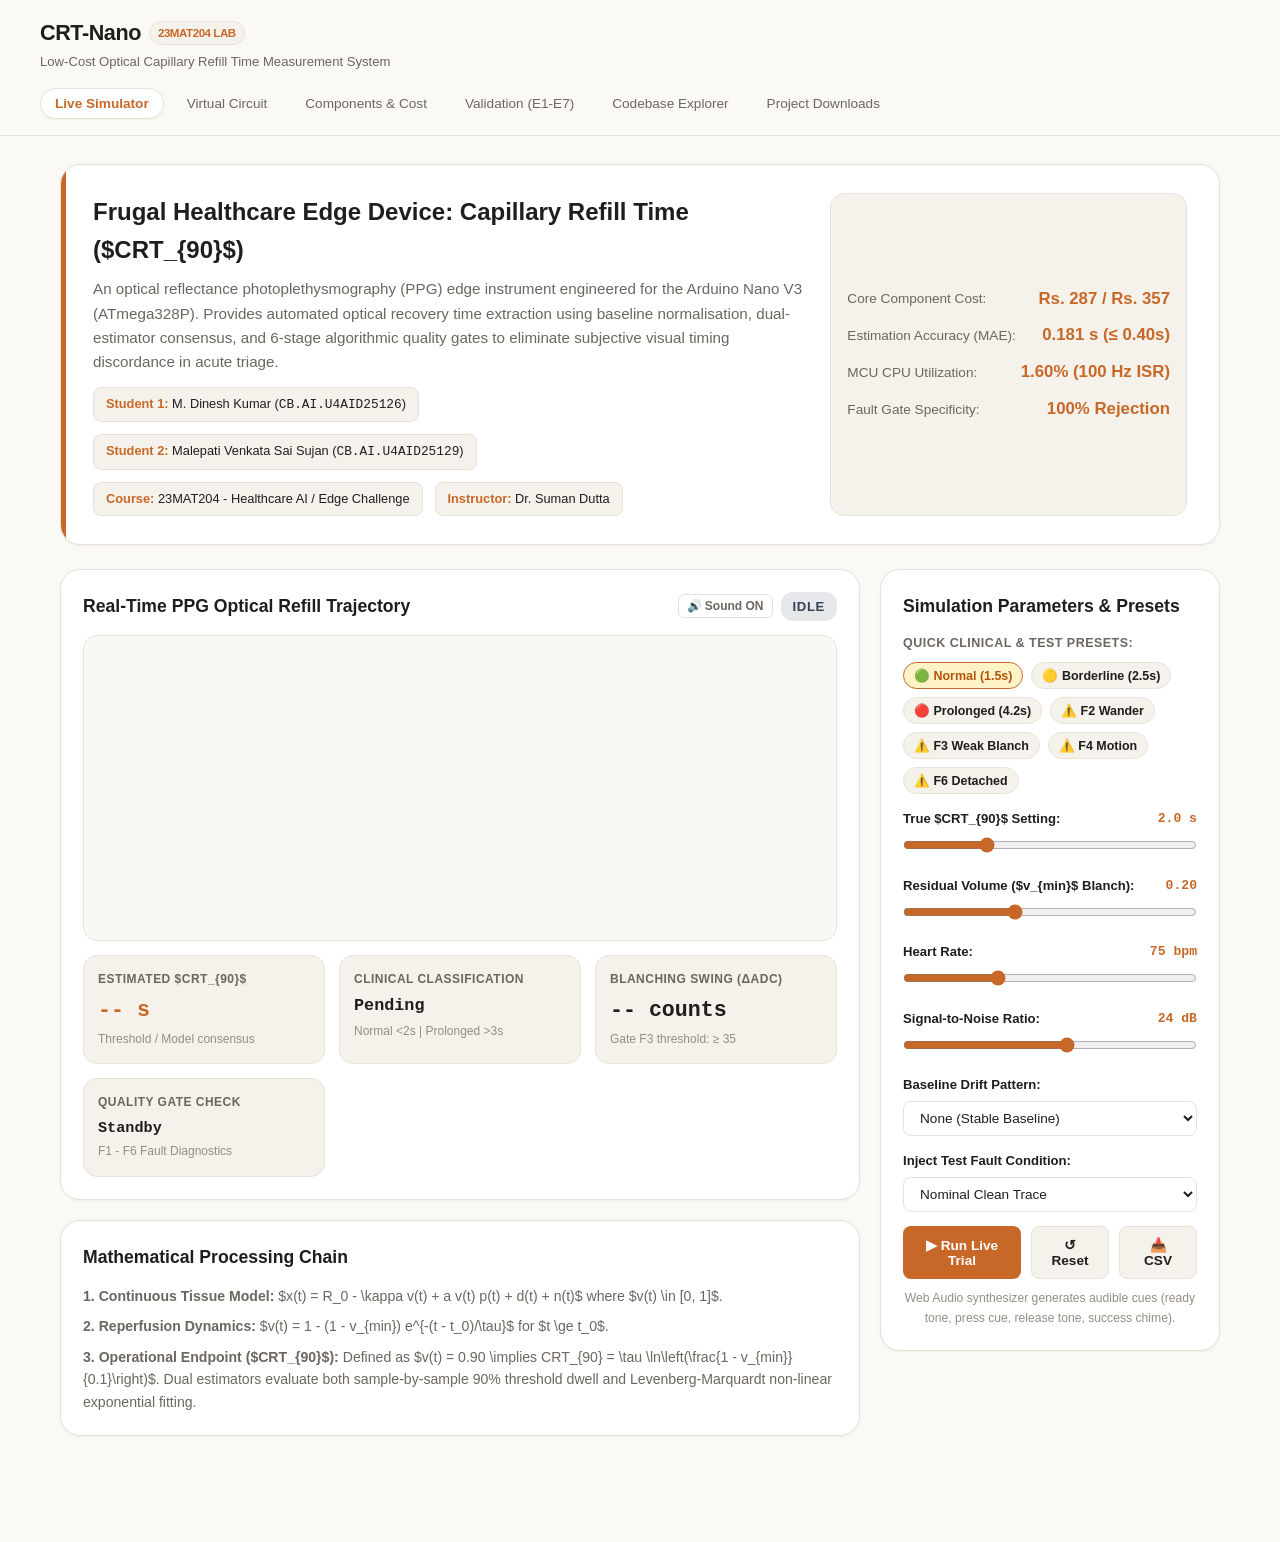
<file: index.html>
<!DOCTYPE html>
<html lang="en">
<head>
  <meta charset="UTF-8">
  <meta name="viewport" content="width=device-width, initial-scale=1.0">
  <title>CRT-Nano: Low-Cost Optical Capillary Refill Time Platform</title>
  <link rel="stylesheet" href="web/style.css">
</head>
<body>

  <!-- Sticky Editorial Navigation Header -->
  <header>
    <div class="header-container">
      <div class="brand-block">
        <h1>CRT-Nano <span class="brand-badge">23MAT204 LAB</span></h1>
        <div class="brand-subtitle">Low-Cost Optical Capillary Refill Time Measurement System</div>
      </div>
      <nav class="nav-pills">
        <button class="active" data-target="tab-simulator">Live Simulator</button>
        <button data-target="tab-circuit">Virtual Circuit</button>
        <button data-target="tab-costs">Components & Cost</button>
        <button data-target="tab-validation">Validation (E1-E7)</button>
        <button data-target="tab-codebase">Codebase Explorer</button>
        <button data-target="tab-downloads">Project Downloads</button>
      </nav>
    </div>
  </header>

  <main>
    <!-- Hero Banner Card -->
    <div class="hero-card">
      <div class="hero-grid">
        <div class="hero-text">
          <h2>Frugal Healthcare Edge Device: Capillary Refill Time ($CRT_{90}$)</h2>
          <p>
            An optical reflectance photoplethysmography (PPG) edge instrument engineered for the Arduino Nano V3 (ATmega328P).
            Provides automated optical recovery time extraction using baseline normalisation, dual-estimator consensus, 
            and 6-stage algorithmic quality gates to eliminate subjective visual timing discordance in acute triage.
          </p>
          <div class="team-chips">
            <div class="chip"><strong>Student 1:</strong> M. Dinesh Kumar (<code>CB.AI.U4AID25126</code>)</div>
            <div class="chip"><strong>Student 2:</strong> Malepati Venkata Sai Sujan (<code>CB.AI.U4AID25129</code>)</div>
            <div class="chip"><strong>Course:</strong> 23MAT204 - Healthcare AI / Edge Challenge</div>
            <div class="chip"><strong>Instructor:</strong> Dr. Suman Dutta</div>
          </div>
        </div>
        <div class="hero-metrics">
          <div class="metric-row">
            <span>Core Component Cost:</span>
            <strong>Rs. 287 / Rs. 357</strong>
          </div>
          <div class="metric-row">
            <span>Estimation Accuracy (MAE):</span>
            <strong>0.181 s (&le; 0.40s)</strong>
          </div>
          <div class="metric-row">
            <span>MCU CPU Utilization:</span>
            <strong>1.60% (100 Hz ISR)</strong>
          </div>
          <div class="metric-row">
            <span>Fault Gate Specificity:</span>
            <strong>100% Rejection</strong>
          </div>
        </div>
      </div>
    </div>

    <!-- TAB 1: LIVE SIMULATOR -->
    <div id="tab-simulator" class="section-panel active">
      <div class="simulator-layout">
        <!-- Left: Live Waveform Canvas & Results -->
        <div>
          <div class="card">
            <div class="card-title">
              <span>Real-Time PPG Optical Refill Trajectory</span>
              <div style="display: flex; align-items: center; gap: 8px;">
                <button id="soundToggleBtn" class="sound-toggle-btn" onclick="toggleSound()">🔊 Sound ON</button>
                <span id="stateBadge" class="state-badge badge-idle">IDLE</span>
              </div>
            </div>
            <div class="canvas-container">
              <canvas id="ppgCanvas"></canvas>
            </div>
            
            <div class="results-grid">
              <div class="result-box">
                <div class="label">Estimated $CRT_{90}$</div>
                <div id="estCRT" class="value" style="color: var(--accent-warm);">-- s</div>
                <div class="subtext">Threshold / Model consensus</div>
              </div>
              <div class="result-box">
                <div class="label">Clinical Classification</div>
                <div id="classTag" class="value" style="font-size: 1.05rem;">Pending</div>
                <div class="subtext">Normal &lt;2s | Prolonged &gt;3s</div>
              </div>
              <div class="result-box">
                <div class="label">Blanching Swing (&Delta;ADC)</div>
                <div id="blanchDelta" class="value">-- counts</div>
                <div class="subtext">Gate F3 threshold: &ge; 35</div>
              </div>
              <div class="result-box">
                <div class="label">Quality Gate Check</div>
                <div id="qualityStatus" class="value" style="font-size: 0.95rem; font-weight: 600;">Standby</div>
                <div class="subtext">F1 - F6 Fault Diagnostics</div>
              </div>
            </div>
          </div>

          <!-- Algorithm Explanation Card -->
          <div class="card">
            <div class="card-title">Mathematical Processing Chain</div>
            <p style="font-size: 0.88rem; color: var(--text-muted); margin-bottom: 8px;">
              <strong>1. Continuous Tissue Model:</strong> $x(t) = R_0 - \kappa v(t) + a v(t) p(t) + d(t) + n(t)$ where $v(t) \in [0, 1]$.
            </p>
            <p style="font-size: 0.88rem; color: var(--text-muted); margin-bottom: 8px;">
              <strong>2. Reperfusion Dynamics:</strong> $v(t) = 1 - (1 - v_{min}) e^{-(t - t_0)/\tau}$ for $t \ge t_0$.
            </p>
            <p style="font-size: 0.88rem; color: var(--text-muted);">
              <strong>3. Operational Endpoint ($CRT_{90}$):</strong> Defined as $v(t) = 0.90 \implies CRT_{90} = \tau \ln\left(\frac{1 - v_{min}}{0.1}\right)$. Dual estimators evaluate both sample-by-sample 90% threshold dwell and Levenberg-Marquardt non-linear exponential fitting.
            </p>
          </div>
        </div>

        <!-- Right: Control Sliders & Artifact Injectors -->
        <div>
          <div class="card">
            <div class="card-title">Simulation Parameters & Presets</div>
            
            <!-- Preset Scenario Chips -->
            <div class="preset-container">
              <div class="preset-label">Quick Clinical & Test Presets:</div>
              <div class="preset-chips">
                <button class="preset-chip active" data-preset="normal" onclick="applyPreset('normal')">🟢 Normal (1.5s)</button>
                <button class="preset-chip" data-preset="borderline" onclick="applyPreset('borderline')">🟡 Borderline (2.5s)</button>
                <button class="preset-chip" data-preset="prolonged" onclick="applyPreset('prolonged')">🔴 Prolonged (4.2s)</button>
                <button class="preset-chip" data-preset="f2_wander" onclick="applyPreset('f2_wander')">⚠️ F2 Wander</button>
                <button class="preset-chip" data-preset="f3_weak" onclick="applyPreset('f3_weak')">⚠️ F3 Weak Blanch</button>
                <button class="preset-chip" data-preset="f4_motion" onclick="applyPreset('f4_motion')">⚠️ F4 Motion</button>
                <button class="preset-chip" data-preset="f6_lift" onclick="applyPreset('f6_lift')">⚠️ F6 Detached</button>
              </div>
            </div>

            <div class="control-group">
              <label>True $CRT_{90}$ Setting: <span id="crtVal" class="val-badge">2.0 s</span></label>
              <input type="range" id="crtSlider" min="0.5" max="6.0" step="0.1" value="2.0">
            </div>

            <div class="control-group">
              <label>Residual Volume ($v_{min}$ Blanch): <span id="vminVal" class="val-badge">0.20</span></label>
              <input type="range" id="vminSlider" min="0.05" max="0.45" step="0.05" value="0.20">
            </div>

            <div class="control-group">
              <label>Heart Rate: <span id="hrVal" class="val-badge">75 bpm</span></label>
              <input type="range" id="hrSlider" min="50" max="130" step="5" value="75">
            </div>

            <div class="control-group">
              <label>Signal-to-Noise Ratio: <span id="snrVal" class="val-badge">24 dB</span></label>
              <input type="range" id="snrSlider" min="10" max="35" step="1" value="24">
            </div>

            <div class="control-group">
              <label>Baseline Drift Pattern:</label>
              <select id="driftSelect">
                <option value="none">None (Stable Baseline)</option>
                <option value="sinusoidal">Slow Sinusoidal (Respiration ~0.25 Hz)</option>
                <option value="linear">Linear Thermal Drift</option>
              </select>
            </div>

            <div class="control-group">
              <label>Inject Test Fault Condition:</label>
              <select id="artifactSelect">
                <option value="none">Nominal Clean Trace</option>
                <option value="unstable_baseline">Unstable Baseline Wander (F2)</option>
                <option value="weak_blanch">Inadequate Blanching Force (F3)</option>
                <option value="motion_recovery">Recovery Motion Artefact (F4)</option>
                <option value="finger_lift">Premature Finger Detachment (F6)</option>
              </select>
            </div>

            <div class="btn-row">
              <button id="btnStart" class="btn btn-primary" style="flex: 2;">▶ Run Live Trial</button>
              <button id="btnReset" class="btn btn-secondary" style="flex: 1;">↺ Reset</button>
              <button id="btnExportCSV" class="btn btn-secondary" onclick="exportSimulationCSV()" title="Export signal trace to CSV" style="flex: 1;">📥 CSV</button>
            </div>
            
            <p style="font-size: 0.76rem; color: var(--text-light); margin-top: 10px; text-align: center;">
              Web Audio synthesizer generates audible cues (ready tone, press cue, release tone, success chime).
            </p>
          </div>
        </div>
      </div>
    </div>

    <!-- TAB 2: VIRTUAL CIRCUIT -->
    <div id="tab-circuit" class="section-panel">
      <div class="card">
        <div class="card-title">
          <span>Virtual Circuit Schematic & Hardware Pinout</span>
          <a href="CRT_Nano_Virtual_Circuit_Diagram.pdf" download class="btn btn-secondary btn-sm">📄 Download 1-Page PDF</a>
        </div>
        <div class="circuit-img-container">
          <img src="circuit/circuit_diagram.png" alt="CRT-Nano Virtual Circuit Schematic">
        </div>
        <div style="margin-top: 18px;">
          <table class="data-table">
            <thead>
              <tr>
                <th>Nano Pin</th>
                <th>Subsystem Connection</th>
                <th>Signal Type</th>
                <th>Functional Description</th>
              </tr>
            </thead>
            <tbody>
              <tr>
                <td><strong>A0</strong></td>
                <td>Pulse Sensor (PPG Module) SIG</td>
                <td>Analog (0–5V)</td>
                <td>Acquires raw reflectance signal modulated by capillary hemoglobin absorption.</td>
              </tr>
              <tr>
                <td><strong>D8</strong></td>
                <td>Piezo Transducer (+) via 330&Omega;</td>
                <td>PWM / Square Wave</td>
                <td>Acoustic user feedback (cue beeps, release prompt, victory fanfare, error buzzer).</td>
              </tr>
              <tr>
                <td><strong>D9</strong></td>
                <td>SG90 Micro Servo PWM (Orange)</td>
                <td>Servo Control (50 Hz)</td>
                <td>Optional motorized press arm actuator with conservative angle travel limits.</td>
              </tr>
              <tr>
                <td><strong>D2</strong></td>
                <td>Tactile Button to GND (Pull-Up)</td>
                <td>Digital Input</td>
                <td>Manual trigger / configuration mode toggle jumper.</td>
              </tr>
              <tr>
                <td><strong>A1</strong></td>
                <td>NTC 10k&Omega; Thermistor Divider</td>
                <td>Analog (0–5V)</td>
                <td>Optional ambient/finger skin temperature context acquisition.</td>
              </tr>
              <tr>
                <td><strong>5V / GND</strong></td>
                <td>Regulated Power Bus</td>
                <td>Power Rail</td>
                <td>Decoupled with 10&mu;F electrolytic + 0.1&mu;F ceramic capacitors to suppress servo inrush noise.</td>
              </tr>
            </tbody>
          </table>
        </div>
      </div>
    </div>

    <!-- TAB 3: COMPONENTS & COST -->
    <div id="tab-costs" class="section-panel">
      <div class="card">
        <div class="card-title">Bill of Materials & Cost Optimization</div>
        <p style="font-size: 0.9rem; color: var(--text-muted); margin-bottom: 14px;">
          Designed under strict frugal healthcare engineering principles. The total bill of materials utilizes only <strong>31.3%</strong> (Manual) 
          or <strong>38.9%</strong> (Servo-assisted) of the allotted kit budget ceiling (<strong>Rs. 360</strong>).
        </p>
        <table class="data-table">
          <thead>
            <tr>
              <th>Kit Item</th>
              <th>Component Name</th>
              <th>Technical Role</th>
              <th>Unit Cost (INR)</th>
              <th>Configuration</th>
            </tr>
          </thead>
          <tbody>
            <tr>
              <td>Kit #2</td>
              <td><strong>Arduino Nano V3 (ATmega328P)</strong></td>
              <td>10-bit ADC sampling, digital filtering, 7-state FSM, serial telemetry</td>
              <td>Rs. 155</td>
              <td>Both</td>
            </tr>
            <tr>
              <td>Kit #3</td>
              <td><strong>Pulse Sensor (PPG Clone Module)</strong></td>
              <td>565nm green LED + photodetector for optical tissue reflectance</td>
              <td>Rs. 75</td>
              <td>Both</td>
            </tr>
            <tr>
              <td>Kit #7</td>
              <td><strong>Piezo Transducer Disc / Buzzer</strong></td>
              <td>Audio tone cues (ready, press prompt, release beep, validation chime)</td>
              <td>Rs. 12</td>
              <td>Both</td>
            </tr>
            <tr>
              <td>Kit #11</td>
              <td><strong>Premium Jumper Wires (Bundle)</strong></td>
              <td>Point-to-point breadboard and direct pin interconnects</td>
              <td>Rs. 35</td>
              <td>Both</td>
            </tr>
            <tr>
              <td>Kit #13</td>
              <td><strong>Resistor Pack (330&Omega;, 10k&Omega;)</strong></td>
              <td>Piezo current limiting and thermistor voltage division</td>
              <td>Rs. 10</td>
              <td>Both</td>
            </tr>
            <tr>
              <td>Kit #6</td>
              <td><strong>SG90 Micro Servo (Optional)</strong></td>
              <td>Optional motorized press arm mechanism for repeatability</td>
              <td>Rs. 70</td>
              <td>Servo Only</td>
            </tr>
          </tbody>
        </table>

        <div style="display: grid; grid-template-columns: 1fr 1fr; gap: 16px; margin-top: 20px;">
          <div class="result-box" style="background: #F0FDF4; border-color: #BBF7D0;">
            <div class="label" style="color: #166534;">Core Manual-Press Configuration</div>
            <div class="value" style="color: #14532D;">Rs. 287.00</div>
            <div class="subtext" style="color: #15803D;">Rs. 155 + 75 + 12 + 35 + 10 = Rs. 287 (31.3% of kit value)</div>
          </div>
          <div class="result-box" style="background: #FFFBEB; border-color: #FDE68A;">
            <div class="label" style="color: #92400E;">Servo-Assisted Research Configuration</div>
            <div class="value" style="color: #78350F;">Rs. 357.00</div>
            <div class="subtext" style="color: #B45309;">Rs. 287 + 70 (Servo) = Rs. 357 (&le; Rs. 360 Budget Ceiling)</div>
          </div>
        </div>
      </div>
    </div>

    <!-- TAB 4: VALIDATION BENCHMARKS -->
    <div id="tab-validation" class="section-panel">
      <div class="card">
        <div class="card-title">Monte-Carlo Simulation Validation Experiments (E1 to E7)</div>
        <p style="font-size: 0.9rem; color: var(--text-muted); margin-bottom: 16px;">
          Conducted extensive automated synthetic evaluations across 108 trials varying $CRT_{90}$ from 0.5s to 6.0s, SNR from 10dB to 30dB, 
          and heart rates from 60 to 120 bpm.
        </p>

        <div class="results-grid" style="margin-bottom: 20px;">
          <div class="result-box">
            <div class="label">MAE Error (E1)</div>
            <div class="value" style="color: #059669;">0.181 s</div>
            <div class="subtext">Target T1 (&le;0.40s): <strong>PASSED</strong></div>
          </div>
          <div class="result-box">
            <div class="label">Estimation Bias (E1)</div>
            <div class="value" style="color: #059669;">+0.153 s</div>
            <div class="subtext">Target T2 (&le;0.20s): <strong>PASSED</strong></div>
          </div>
          <div class="result-box">
            <div class="label">Noise MAE @ 10 dB (E2)</div>
            <div class="value">0.119 s</div>
            <div class="subtext">100% measurement availability</div>
          </div>
          <div class="result-box">
            <div class="label">Fault Rejection (E6)</div>
            <div class="value" style="color: #059669;">100.0%</div>
            <div class="subtext">Zero false negatives on corrupt signals</div>
          </div>
          <div class="result-box">
            <div class="label">MCU CPU Load (E7)</div>
            <div class="value">1.60%</div>
            <div class="subtext">98.4% idle headroom on ATmega328P</div>
          </div>
          <div class="result-box">
            <div class="label">Total Cycle Time (E7)</div>
            <div class="value">12.0 s</div>
            <div class="subtext">Target T5 (&le;40s): <strong>PASSED</strong></div>
          </div>
        </div>

        <div style="display: grid; grid-template-columns: 1fr 1fr; gap: 16px;">
          <div class="circuit-img-container">
            <img src="codebase/results/figures/fig1_sample_trace.png" alt="Figure 1: Sample Trace">
            <div style="font-size: 0.8rem; color: var(--text-muted); margin-top: 6px;">Fig 1: Optical Acquisition & State Transitions</div>
          </div>
          <div class="circuit-img-container">
            <img src="codebase/results/figures/fig2_estimation_accuracy.png" alt="Figure 2: Accuracy">
            <div style="font-size: 0.8rem; color: var(--text-muted); margin-top: 6px;">Fig 2: Linear Correlation & Bland-Altman Agreement</div>
          </div>
          <div class="circuit-img-container">
            <img src="codebase/results/figures/fig3_noise_and_faults.png" alt="Figure 3: Noise Robustness">
            <div style="font-size: 0.8rem; color: var(--text-muted); margin-top: 6px;">Fig 3: SNR Robustness & Fault Rejection Rates</div>
          </div>
          <div class="circuit-img-container">
            <img src="codebase/results/figures/fig4_microcontroller_budget.png" alt="Figure 4: MCU Budget">
            <div style="font-size: 0.8rem; color: var(--text-muted); margin-top: 6px;">Fig 4: ATmega328P Timing & SRAM/Flash Headroom</div>
          </div>
        </div>
      </div>
    </div>

    <!-- TAB 5: CODEBASE EXPLORER -->
    <div id="tab-codebase" class="section-panel">
      <div class="hero-card" style="margin-bottom: 20px;">
        <div style="display: flex; justify-content: space-between; align-items: center; flex-wrap: wrap; gap: 12px;">
          <div>
            <h3 style="margin-bottom: 4px;">Interactive Codebase & Firmware Explorer</h3>
            <p style="font-size: 0.88rem; color: var(--text-muted);">
              Inspect all production Arduino C++ firmware, Python signal processing modules, unit tests, and validation metrics directly in the browser.
            </p>
          </div>
          <div style="display: flex; gap: 8px;">
            <a href="CRT_Nano_Signal_Processing_Codebase.zip" download class="btn btn-primary btn-sm">⬇ Download ZIP (~1.3 MB)</a>
            <a href="CRT_Nano_Signal_Processing_Codebase.pdf" download class="btn btn-secondary btn-sm">📄 Codebase PDF (~1.2 MB)</a>
          </div>
        </div>
      </div>

      <div class="code-explorer">
        <div class="code-tabs-header">
          <div id="codeTabsNav" class="code-tabs-nav"></div>
          <div style="display: flex; align-items: center; gap: 10px;">
            <span id="codeDisplayLines" class="code-meta-badge">0 lines</span>
            <button id="btnCopyCode" class="copy-btn" style="padding: 4px 10px; font-size: 0.78rem;">📋 Copy Source</button>
          </div>
        </div>
        <div style="padding: 8px 16px; background: #252526; border-bottom: 1px solid #333; display: flex; justify-content: space-between; align-items: center;">
          <strong id="codeDisplayTitle" style="color: #F59E0B; font-size: 0.82rem; font-family: monospace;">File</strong>
          <span id="codeDisplayDesc" style="color: #9CA3AF; font-size: 0.76rem;">Description</span>
        </div>
        <div class="code-view-container">
          <pre><code id="codeDisplayPre">// Loading source code...</code></pre>
        </div>
      </div>
    </div>

    <!-- TAB 6: PROJECT DOWNLOADS -->
    <div id="tab-downloads" class="section-panel">
      <div class="card">
        <div class="card-title">Project Engineering Deliverables & Downloads</div>
        <p style="font-size: 0.9rem; color: var(--text-muted); margin-bottom: 16px;">
          All project code, virtual circuit schematics, verification datasets, and engineering reports:
        </p>
        
        <div class="download-grid">
          <!-- Card 1: Codebase ZIP -->
          <div class="download-card">
            <div>
              <div class="download-card-header">
                <div class="download-icon">📦</div>
                <div>
                  <div class="download-title">Complete Codebase ZIP</div>
                  <div class="download-meta">CRT_Nano_Signal_Processing_Codebase.zip &bull; ~1.3 MB</div>
                </div>
              </div>
              <div class="download-desc">
                Production Arduino C++ firmware, complete Python simulation suite, 18 automated unit tests, 100 Hz CSV traces, and JSON benchmark metrics.
              </div>
            </div>
            <div class="download-action">
              <a href="CRT_Nano_Signal_Processing_Codebase.zip" download class="btn btn-primary btn-sm" style="width: 100%; text-align: center;">⬇ Download Codebase ZIP</a>
            </div>
          </div>

          <!-- Card 2: Codebase PDF -->
          <div class="download-card">
            <div>
              <div class="download-card-header">
                <div class="download-icon">📄</div>
                <div>
                  <div class="download-title">Codebase Specification PDF</div>
                  <div class="download-meta">CRT_Nano_Signal_Processing_Codebase.pdf &bull; ~1.2 MB</div>
                </div>
              </div>
              <div class="download-desc">
                Comprehensive 19-page engineering specification document containing full source code, firmware architecture, unit test execution logs, and validation figures.
              </div>
            </div>
            <div class="download-action">
              <a href="CRT_Nano_Signal_Processing_Codebase.pdf" download class="btn btn-secondary btn-sm" style="width: 100%; text-align: center;">📄 Download Codebase PDF</a>
            </div>
          </div>

          <!-- Card 3: Virtual Circuit Diagram PDF -->
          <div class="download-card">
            <div>
              <div class="download-card-header">
                <div class="download-icon">⚡</div>
                <div>
                  <div class="download-title">Virtual Circuit Schematic</div>
                  <div class="download-meta">CRT_Nano_Virtual_Circuit_Diagram.pdf &bull; ~74 KB</div>
                </div>
              </div>
              <div class="download-desc">
                Publication-grade vector schematic PDF: Complete Arduino Nano pinout, PPG optical sensor, piezo buzzer, and SG90 servo.
              </div>
            </div>
            <div class="download-action">
              <a href="CRT_Nano_Virtual_Circuit_Diagram.pdf" download class="btn btn-secondary btn-sm" style="width: 100%; text-align: center;">⬇ Download Schematic PDF</a>
            </div>
          </div>

          <!-- Card 4: Technical Project Report -->
          <div class="download-card">
            <div>
              <div class="download-card-header">
                <div class="download-icon">📖</div>
                <div>
                  <div class="download-title">Technical Project Report</div>
                  <div class="download-meta">PROJECT_REPORT_CRT_NANO.md &bull; ~11 KB</div>
                </div>
              </div>
              <div class="download-desc">
                Full 17-section engineering and clinical feasibility report detailing mathematical models, physiology, and experimental results.
              </div>
            </div>
            <div class="download-action">
              <a href="PROJECT_REPORT_CRT_NANO.md" download class="btn btn-secondary btn-sm" style="width: 100%; text-align: center;">⬇ Download Report (MD)</a>
            </div>
          </div>
        </div>

      </div>
    </div>

  </main>

  <script src="web/codebase_data.js"></script>
  <script src="web/app.js"></script>
</body>
</html>
</file>
<file: web/style.css>
/* 
  CRT-Nano Project: Web Application Stylesheet
  Theme: Warm Alabaster, Sand, Cream, and Terracotta (Strictly NO BLUE)
  Authors: M. Dinesh Kumar (25126) & Malepati Venkata Sai Sujan (25129)
*/

:root {
  --bg-primary: #FBF9F5;
  --bg-card: #FFFFFF;
  --bg-subtle: #F5F2EB;
  --bg-secondary: #EFECE6;
  --border-color: #E7E2D8;
  --border-focus: #D0C8B8;
  
  --text-main: #1F1E1D;
  --text-muted: #6B665F;
  --text-light: #948E84;
  
  --accent-warm: #C86828;      /* Terracotta */
  --accent-amber: #D97706;     /* Amber */
  --accent-hover: #B45309;
  --accent-cream: #FEF3C7;
  
  --status-valid-bg: #ECFDF5;
  --status-valid-text: #065F46;
  --status-valid-border: #A7F3D0;
  
  --status-warn-bg: #FFFBEB;
  --status-warn-text: #92400E;
  --status-warn-border: #FDE68A;
  
  --status-err-bg: #FEF2F2;
  --status-err-text: #991B1B;
  --status-err-border: #FECACA;

  --shadow-sm: 0 1px 3px rgba(35, 25, 15, 0.05);
  --shadow-md: 0 4px 14px rgba(35, 25, 15, 0.06);
  --shadow-lg: 0 10px 28px rgba(35, 25, 15, 0.08);
  --radius-sm: 8px;
  --radius-md: 14px;
  --radius-lg: 20px;
}

* {
  box-sizing: border-box;
  margin: 0;
  padding: 0;
}

body {
  font-family: -apple-system, BlinkMacSystemFont, "Segoe UI", Roboto, Helvetica, Arial, sans-serif;
  background-color: var(--bg-primary);
  color: var(--text-main);
  line-height: 1.6;
  padding-bottom: 60px;
  -webkit-font-smoothing: antialiased;
}

/* Header & Navigation */
header {
  background-color: rgba(251, 249, 245, 0.92);
  backdrop-filter: blur(12px);
  border-bottom: 1px solid var(--border-color);
  position: sticky;
  top: 0;
  z-index: 100;
  padding: 16px 24px;
}

.header-container {
  max-width: 1200px;
  margin: 0 auto;
  display: flex;
  justify-content: space-between;
  align-items: center;
  flex-wrap: wrap;
  gap: 16px;
}

.brand-block h1 {
  font-size: 1.35rem;
  font-weight: 700;
  letter-spacing: -0.02em;
  color: var(--text-main);
  display: flex;
  align-items: center;
  gap: 8px;
}

.brand-badge {
  background: var(--bg-subtle);
  border: 1px solid var(--border-color);
  font-size: 0.72rem;
  padding: 2px 8px;
  border-radius: 12px;
  font-weight: 600;
  color: var(--accent-warm);
}

.brand-subtitle {
  font-size: 0.82rem;
  color: var(--text-muted);
}

nav.nav-pills {
  display: flex;
  gap: 8px;
  flex-wrap: wrap;
}

nav.nav-pills button {
  background: transparent;
  border: 1px solid transparent;
  padding: 7px 14px;
  border-radius: 20px;
  font-size: 0.85rem;
  font-weight: 500;
  color: var(--text-muted);
  cursor: pointer;
  transition: all 0.2s ease;
}

nav.nav-pills button:hover {
  background: var(--bg-subtle);
  color: var(--text-main);
}

nav.nav-pills button.active {
  background: var(--bg-card);
  color: var(--accent-warm);
  border-color: var(--border-color);
  box-shadow: var(--shadow-sm);
  font-weight: 600;
}

/* Main Container */
main {
  max-width: 1200px;
  margin: 28px auto;
  padding: 0 20px;
}

.section-panel {
  display: none;
}

.section-panel.active {
  display: block;
  animation: fadeIn 0.3s ease-in-out;
}

@keyframes fadeIn {
  from { opacity: 0; transform: translateY(6px); }
  to { opacity: 1; transform: translateY(0); }
}

/* Banner / Overview Card */
.hero-card {
  background: var(--bg-card);
  border: 1px solid var(--border-color);
  border-radius: var(--radius-lg);
  padding: 28px 32px;
  box-shadow: var(--shadow-sm);
  margin-bottom: 24px;
  position: relative;
  overflow: hidden;
}

.hero-card::before {
  content: "";
  position: absolute;
  top: 0;
  left: 0;
  width: 5px;
  height: 100%;
  background: var(--accent-warm);
}

.hero-grid {
  display: grid;
  grid-template-columns: 2fr 1fr;
  gap: 24px;
}

@media (max-width: 860px) {
  .hero-grid { grid-template-columns: 1fr; }
}

.hero-text h2 {
  font-size: 1.5rem;
  font-weight: 700;
  color: var(--text-main);
  margin-bottom: 8px;
}

.hero-text p {
  color: var(--text-muted);
  font-size: 0.95rem;
  margin-bottom: 12px;
}

.team-chips {
  display: flex;
  gap: 12px;
  flex-wrap: wrap;
}

.chip {
  background: var(--bg-subtle);
  border: 1px solid var(--border-color);
  border-radius: 8px;
  padding: 6px 12px;
  font-size: 0.8rem;
  color: var(--text-main);
}

.chip strong {
  color: var(--accent-warm);
}

.hero-metrics {
  background: var(--bg-subtle);
  border: 1px solid var(--border-color);
  border-radius: var(--radius-md);
  padding: 16px;
  display: flex;
  flex-direction: column;
  justify-content: center;
  gap: 10px;
}

.metric-row {
  display: flex;
  justify-content: space-between;
  align-items: center;
  font-size: 0.85rem;
}

.metric-row span {
  color: var(--text-muted);
}

.metric-row strong {
  font-size: 1.05rem;
  color: var(--accent-warm);
}

/* Simulator Grid */
.simulator-layout {
  display: grid;
  grid-template-columns: 1fr 340px;
  gap: 20px;
  margin-top: 20px;
}

@media (max-width: 960px) {
  .simulator-layout { grid-template-columns: 1fr; }
}

.card {
  background: var(--bg-card);
  border: 1px solid var(--border-color);
  border-radius: var(--radius-lg);
  padding: 22px;
  box-shadow: var(--shadow-sm);
  margin-bottom: 20px;
}

.card-title {
  font-size: 1.1rem;
  font-weight: 700;
  color: var(--text-main);
  margin-bottom: 14px;
  display: flex;
  align-items: center;
  justify-content: space-between;
}

.canvas-container {
  background: #FAF8F5;
  border: 1px solid var(--border-color);
  border-radius: var(--radius-md);
  padding: 12px;
  position: relative;
}

canvas#ppgCanvas {
  width: 100%;
  height: 280px;
  display: block;
}

.state-indicator-bar {
  display: flex;
  align-items: center;
  justify-content: space-between;
  margin-top: 14px;
  padding: 10px 16px;
  background: var(--bg-subtle);
  border-radius: var(--radius-sm);
  border: 1px solid var(--border-color);
}

.state-badge {
  font-size: 0.82rem;
  font-weight: 700;
  padding: 4px 12px;
  border-radius: 12px;
  letter-spacing: 0.05em;
  text-transform: uppercase;
}

.badge-idle { background: #E5E7EB; color: #374151; }
.badge-baseline { background: #FEF3C7; color: #92400E; }
.badge-press { background: #FEE2E2; color: #991B1B; }
.badge-release { background: #FFEDD5; color: #9A3412; border: 1px solid #FDBA74; }
.badge-recovery { background: #FEF08A; color: #854D0E; }
.badge-report { background: var(--status-valid-bg); color: var(--status-valid-text); border: 1px solid var(--status-valid-border); }
.badge-invalid { background: var(--status-err-bg); color: var(--status-err-text); border: 1px solid var(--status-err-border); }

/* Controls Column */
.control-group {
  margin-bottom: 14px;
}

.control-group label {
  display: flex;
  justify-content: space-between;
  font-size: 0.82rem;
  font-weight: 600;
  color: var(--text-main);
  margin-bottom: 6px;
}

.control-group label span.val-badge {
  color: var(--accent-warm);
  font-family: monospace;
  font-weight: 700;
}

input[type="range"] {
  width: 100%;
  accent-color: var(--accent-warm);
  cursor: pointer;
}

select {
  width: 100%;
  padding: 8px 12px;
  background: var(--bg-card);
  border: 1px solid var(--border-color);
  border-radius: var(--radius-sm);
  font-size: 0.85rem;
  color: var(--text-main);
  outline: none;
}

.btn-row {
  display: flex;
  gap: 10px;
  margin-top: 14px;
}

.btn {
  padding: 10px 18px;
  border-radius: var(--radius-sm);
  font-size: 0.85rem;
  font-weight: 600;
  cursor: pointer;
  transition: all 0.2s ease;
  display: inline-flex;
  align-items: center;
  justify-content: center;
  gap: 6px;
  border: 1px solid transparent;
}

.btn-primary {
  background: var(--accent-warm);
  color: white;
}

.btn-primary:hover {
  background: var(--accent-hover);
}

.btn-secondary {
  background: var(--bg-subtle);
  border-color: var(--border-color);
  color: var(--text-main);
}

.btn-secondary:hover {
  background: var(--border-color);
}

.btn-sm {
  padding: 6px 12px;
  font-size: 0.78rem;
}

/* Results & Diagnostics Panel */
.results-grid {
  display: grid;
  grid-template-columns: repeat(auto-fit, minmax(180px, 1fr));
  gap: 14px;
  margin-top: 14px;
}

.result-box {
  background: var(--bg-subtle);
  border: 1px solid var(--border-color);
  border-radius: var(--radius-md);
  padding: 14px;
}

.result-box .label {
  font-size: 0.75rem;
  color: var(--text-muted);
  text-transform: uppercase;
  letter-spacing: 0.04em;
  font-weight: 600;
}

.result-box .value {
  font-size: 1.35rem;
  font-weight: 700;
  color: var(--text-main);
  margin-top: 4px;
  font-family: monospace;
}

.result-box .subtext {
  font-size: 0.75rem;
  color: var(--text-light);
  margin-top: 2px;
}

/* Form Questions Copy Cards */
.form-card {
  background: var(--bg-card);
  border: 1px solid var(--border-color);
  border-radius: var(--radius-lg);
  padding: 24px;
  margin-bottom: 20px;
  box-shadow: var(--shadow-sm);
  position: relative;
}

.form-header {
  display: flex;
  justify-content: space-between;
  align-items: flex-start;
  margin-bottom: 12px;
}

.form-num-tag {
  background: var(--bg-subtle);
  border: 1px solid var(--border-color);
  font-size: 0.78rem;
  font-weight: 700;
  color: var(--accent-warm);
  padding: 3px 10px;
  border-radius: 12px;
  text-transform: uppercase;
}

.form-title {
  font-size: 1.15rem;
  font-weight: 700;
  color: var(--text-main);
  margin-top: 4px;
}

.form-field-box {
  background: #FAF8F5;
  border: 1px solid var(--border-color);
  border-radius: var(--radius-md);
  padding: 16px;
  margin: 12px 0;
  font-size: 0.9rem;
  color: var(--text-main);
  line-height: 1.65;
  white-space: pre-wrap;
  font-family: inherit;
  max-height: 320px;
  overflow-y: auto;
}

.copy-btn {
  background: var(--bg-card);
  border: 1px solid var(--border-color);
  padding: 7px 14px;
  border-radius: var(--radius-sm);
  font-size: 0.8rem;
  font-weight: 600;
  color: var(--accent-warm);
  cursor: pointer;
  transition: all 0.2s ease;
}

.copy-btn:hover {
  background: var(--accent-warm);
  color: white;
}

.copy-btn.copied {
  background: var(--status-valid-bg);
  color: var(--status-valid-text);
  border-color: var(--status-valid-border);
}

/* Tables */
table.data-table {
  width: 100%;
  border-collapse: collapse;
  font-size: 0.85rem;
  margin-top: 10px;
}

table.data-table th, table.data-table td {
  padding: 10px 14px;
  text-align: left;
  border-bottom: 1px solid var(--border-color);
}

table.data-table th {
  background: var(--bg-subtle);
  font-weight: 600;
  color: var(--text-main);
}

table.data-table tr:hover td {
  background: #FAF8F5;
}

/* Circuit Preview */
.circuit-img-container {
  background: white;
  border: 1px solid var(--border-color);
  border-radius: var(--radius-md);
  padding: 10px;
  text-align: center;
}

.circuit-img-container img {
  max-width: 100%;
  height: auto;
  border-radius: var(--radius-sm);
}

/* ==========================================================================
   NEW ENHANCEMENTS: Codebase Explorer, Presets, Form Upload Troubleshooting
   ========================================================================== */

/* Troubleshooting Alert Box */
.troubleshoot-banner {
  background: linear-gradient(135deg, #FFFBEB 0%, #FEF3C7 100%);
  border: 1.5px solid #F59E0B;
  border-radius: var(--radius-md);
  padding: 18px 20px;
  margin-bottom: 24px;
  box-shadow: 0 4px 12px rgba(217, 119, 6, 0.08);
}

.troubleshoot-header {
  display: flex;
  align-items: center;
  gap: 10px;
  margin-bottom: 8px;
}

.troubleshoot-badge {
  background: #D97706;
  color: white;
  font-size: 0.72rem;
  font-weight: 700;
  text-transform: uppercase;
  letter-spacing: 0.05em;
  padding: 3px 8px;
  border-radius: 6px;
}

.troubleshoot-title {
  font-size: 1.05rem;
  font-weight: 700;
  color: #92400E;
}

.troubleshoot-body {
  font-size: 0.88rem;
  color: #78350F;
  line-height: 1.55;
}

.troubleshoot-body ol {
  margin-left: 20px;
  margin-top: 8px;
}

.troubleshoot-body li {
  margin-bottom: 5px;
}

.troubleshoot-actions {
  display: flex;
  flex-wrap: wrap;
  gap: 10px;
  margin-top: 14px;
}

/* Simulator Preset Chips */
.preset-container {
  margin-top: 14px;
  margin-bottom: 14px;
}

.preset-label {
  font-size: 0.78rem;
  font-weight: 600;
  color: var(--text-muted);
  text-transform: uppercase;
  letter-spacing: 0.04em;
  margin-bottom: 8px;
}

.preset-chips {
  display: flex;
  flex-wrap: wrap;
  gap: 8px;
}

.preset-chip {
  background: var(--bg-subtle);
  border: 1px solid var(--border-color);
  color: var(--text-main);
  font-size: 0.78rem;
  font-weight: 600;
  padding: 5px 10px;
  border-radius: 20px;
  cursor: pointer;
  transition: all 0.15s ease;
}

.preset-chip:hover {
  background: var(--bg-secondary);
  border-color: var(--accent-warm);
  color: var(--accent-warm);
  transform: translateY(-1px);
}

.preset-chip.active {
  background: var(--accent-cream);
  border-color: var(--accent-warm);
  color: var(--accent-hover);
}

/* Sound Toggle Button */
.sound-toggle-btn {
  background: transparent;
  border: 1px solid var(--border-color);
  color: var(--text-muted);
  font-size: 0.75rem;
  font-weight: 600;
  padding: 4px 8px;
  border-radius: 6px;
  cursor: pointer;
  display: inline-flex;
  align-items: center;
  gap: 4px;
  transition: all 0.2s ease;
}

.sound-toggle-btn:hover {
  background: var(--bg-subtle);
  color: var(--text-main);
}

.sound-toggle-btn.muted {
  color: #DC2626;
  border-color: #FCA5A5;
  background: #FEF2F2;
}

/* Codebase Explorer */
.code-explorer {
  background: var(--bg-card);
  border: 1px solid var(--border-color);
  border-radius: var(--radius-md);
  overflow: hidden;
  box-shadow: var(--shadow-sm);
}

.code-tabs-header {
  background: var(--bg-subtle);
  border-bottom: 1px solid var(--border-color);
  display: flex;
  align-items: center;
  justify-content: space-between;
  padding: 8px 12px;
  flex-wrap: wrap;
  gap: 8px;
}

.code-tabs-nav {
  display: flex;
  flex-wrap: wrap;
  gap: 6px;
}

.code-tab-btn {
  background: transparent;
  border: 1px solid transparent;
  color: var(--text-muted);
  font-size: 0.8rem;
  font-weight: 600;
  padding: 6px 12px;
  border-radius: var(--radius-sm);
  cursor: pointer;
  transition: all 0.15s ease;
  font-family: inherit;
}

.code-tab-btn:hover {
  background: var(--bg-secondary);
  color: var(--text-main);
}

.code-tab-btn.active {
  background: white;
  border-color: var(--border-color);
  color: var(--accent-warm);
  box-shadow: 0 1px 3px rgba(0,0,0,0.05);
}

.code-meta-badge {
  font-size: 0.72rem;
  color: var(--text-light);
  background: white;
  border: 1px solid var(--border-color);
  padding: 2px 8px;
  border-radius: 10px;
}

.code-view-container {
  position: relative;
  max-height: 520px;
  overflow: auto;
  background: #1E1E1E;
  color: #D4D4D4;
  padding: 16px 20px;
  font-family: ui-monospace, SFMono-Regular, Menlo, Monaco, Consolas, "Liberation Mono", "Courier New", monospace;
  font-size: 0.78rem;
  line-height: 1.5;
}

.code-view-container pre {
  margin: 0;
  white-space: pre;
}

/* Download Cards Grid */
.download-grid {
  display: grid;
  grid-template-columns: repeat(auto-fit, minmax(280px, 1fr));
  gap: 16px;
  margin-top: 16px;
}

.download-card {
  background: white;
  border: 1px solid var(--border-color);
  border-radius: var(--radius-md);
  padding: 18px;
  display: flex;
  flex-direction: column;
  justify-content: space-between;
  box-shadow: var(--shadow-sm);
  transition: all 0.2s ease;
}

.download-card:hover {
  border-color: var(--accent-warm);
  box-shadow: var(--shadow-md);
  transform: translateY(-2px);
}

.download-card-header {
  display: flex;
  align-items: flex-start;
  gap: 12px;
  margin-bottom: 12px;
}

.download-icon {
  font-size: 1.8rem;
  line-height: 1;
}

.download-title {
  font-size: 0.98rem;
  font-weight: 700;
  color: var(--text-main);
  margin-bottom: 4px;
}

.download-meta {
  font-size: 0.75rem;
  color: var(--text-muted);
}

.download-desc {
  font-size: 0.82rem;
  color: var(--text-muted);
  line-height: 1.5;
  margin-bottom: 16px;
}

.download-action {
  margin-top: auto;
}
</file>
